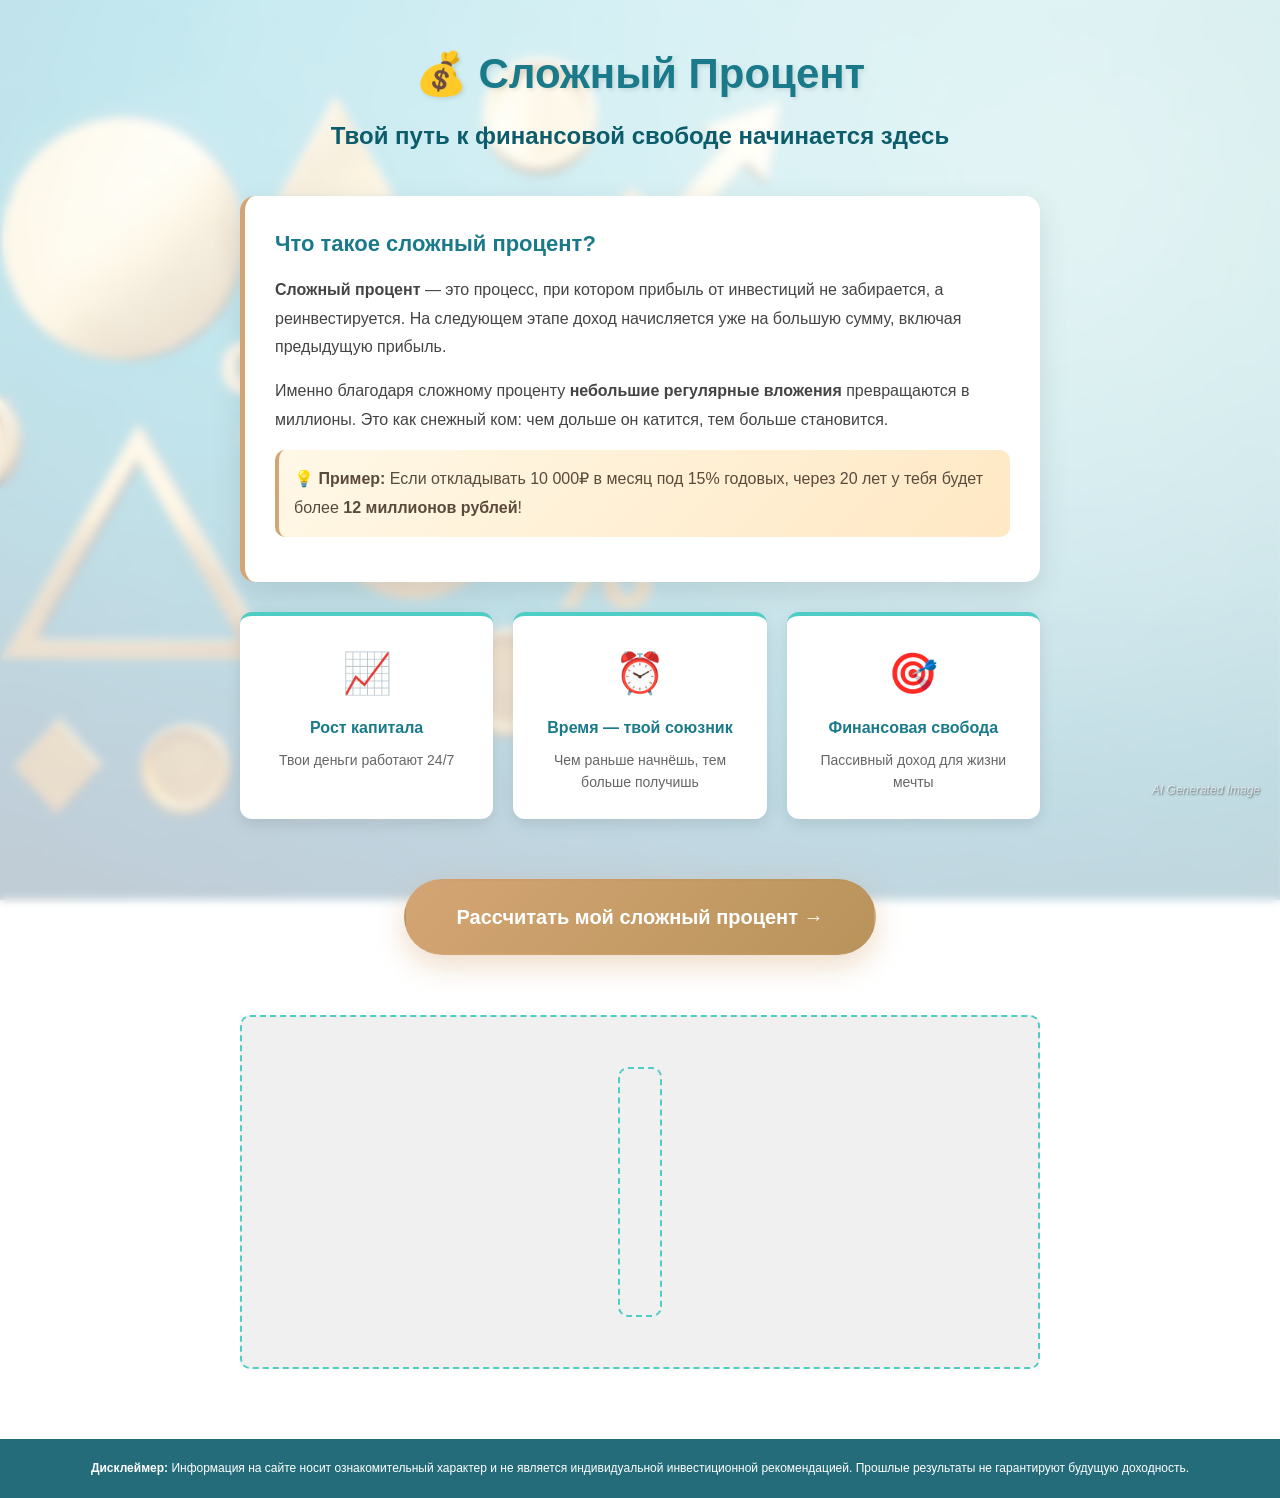
<file: index.html>
<!DOCTYPE html>
<html lang="ru">
<head>
    <!-- Yandex.Metrika counter -->
<script type="text/javascript">
    (function(m,e,t,r,i,k,a){
        m[i]=m[i]||function(){(m[i].a=m[i].a||[]).push(arguments)};
        m[i].l=1*new Date();
        for (var j = 0; j < document.scripts.length; j++) {if (document.scripts[j].src === r) { return; }}
        k=e.createElement(t),a=e.getElementsByTagName(t)[0],k.async=1,k.src=r,a.parentNode.insertBefore(k,a)
    })(window, document,'script','https://mc.yandex.ru/metrika/tag.js?id=109872874', 'ym');

    ym(109872874, 'init', {ssr:true, webvisor:true, clickmap:true, ecommerce:"dataLayer", referrer: document.referrer, url: location.href, accurateTrackBounce:true, trackLinks:true});
</script>
<noscript><div><img src="https://mc.yandex.ru/watch/109872874" style="position:absolute; left:-9999px;" alt="" /></div></noscript>
<!-- /Yandex.Metrika counter -->
    <meta name="yandex-verification" content="4b3bb0019f978360" />
    <meta charset="UTF-8">
    <meta name="viewport" content="width=device-width, initial-scale=1.0">
    <title>Сложный Процент | Калькулятор Инвестиций</title>
  
    <meta name="description" content="Узнай, как работает сложный процент и сколько ты можешь заработать на инвестициях. Бесплатный калькулятор.">
    <link rel="stylesheet" href="style.css">
    <link rel="icon" href="/img/favicon.png">
    <!-- Yandex.RTB -->
<script>window.yaContextCb=window.yaContextCb||[]</script>
<script src="https://yandex.ru/ads/system/context.js" async></script>
</head>
<body class="landing-page">
    <!-- ФОНОВОЕ ИЗОБРАЖЕНИЕ -->
<img src="img/pro.png" alt="Investment Background" class="background-image">

<!-- ВОДЯНОЙ ЗНАК AI -->
<div class="ai-watermark">AI Generated Image</div>
    <div class="landing-container">
        <div class="landing-content">
            <h1>💰 Сложный Процент</h1>
            <h2>Твой путь к финансовой свободе начинается здесь</h2>
            
            <div class="intro-section">
                <h3>Что такое сложный процент?</h3>
                <p>
                    <strong>Сложный процент</strong> — это процесс, при котором прибыль от инвестиций 
                    не забирается, а реинвестируется. На следующем этапе доход начисляется уже 
                    на большую сумму, включая предыдущую прибыль.
                </p>
                <p>
                    Именно благодаря сложному проценту <strong>небольшие регулярные вложения</strong> 
                    превращаются в миллионы. Это как снежный ком: чем дольше он катится, тем больше становится.
                </p>
                <p class="highlight">
                    💡 <strong>Пример:</strong> Если откладывать 10 000₽ в месяц под 15% годовых, 
                    через 20 лет у тебя будет более <strong>12 миллионов рублей</strong>!
                </p>
            </div>

            <div class="benefits">
                <div class="benefit-item">
                    <span class="benefit-icon">📈</span>
                    <h4>Рост капитала</h4>
                    <p>Твои деньги работают 24/7</p>
                </div>
                <div class="benefit-item">
                    <span class="benefit-icon">⏰</span>
                    <h4>Время — твой союзник</h4>
                    <p>Чем раньше начнёшь, тем больше получишь</p>
                </div>
                <div class="benefit-item">
                    <span class="benefit-icon">🎯</span>
                    <h4>Финансовая свобода</h4>
                    <p>Пассивный доход для жизни мечты</p>
                </div>
            </div>

            <!-- КНОПКА ПЕРЕХОДА НА КАЛЬКУЛЯТОР -->
            <a href="calculator.html" class="cta-button-large">
                Рассчитать мой сложный процент →
            </a>

            <!-- МЕСТО ДЛЯ РЕКЛАМЫ ЯНДЕКС РСЯ -->
            <div class="ad-container">
                <div id="yandex-ads-landing" class="yandex-ad-block">
                    <!-- Сюда вставишь код РСЯ -->
                   <div class="ad-container">
    <div id="yandex-ads-landing" class="yandex-ad-block">
        <!-- Yandex.RTB R-A-19450415-1 -->
        <div id="yandex_rtb_R-A-19450415-1"></div>
        <script>
        window.yaContextCb.push(() => {
            Ya.Context.AdvManager.render({
                "blockId": "R-A-19450415-1",
                "renderTo": "yandex_rtb_R-A-19450415-1"
            })
        })
        </script>
    </div>
</div>
                </div>
            </div>
        </div>
    </div>

    <!-- ДИСКЛЕЙМЕР -->
    <footer class="disclaimer-footer">
        <p>
            <strong>Дисклеймер:</strong> Информация на сайте носит ознакомительный характер 
            и не является индивидуальной инвестиционной рекомендацией. 
            Прошлые результаты не гарантируют будущую доходность.
        </p>
    </footer>
</body>
</html>
</file>
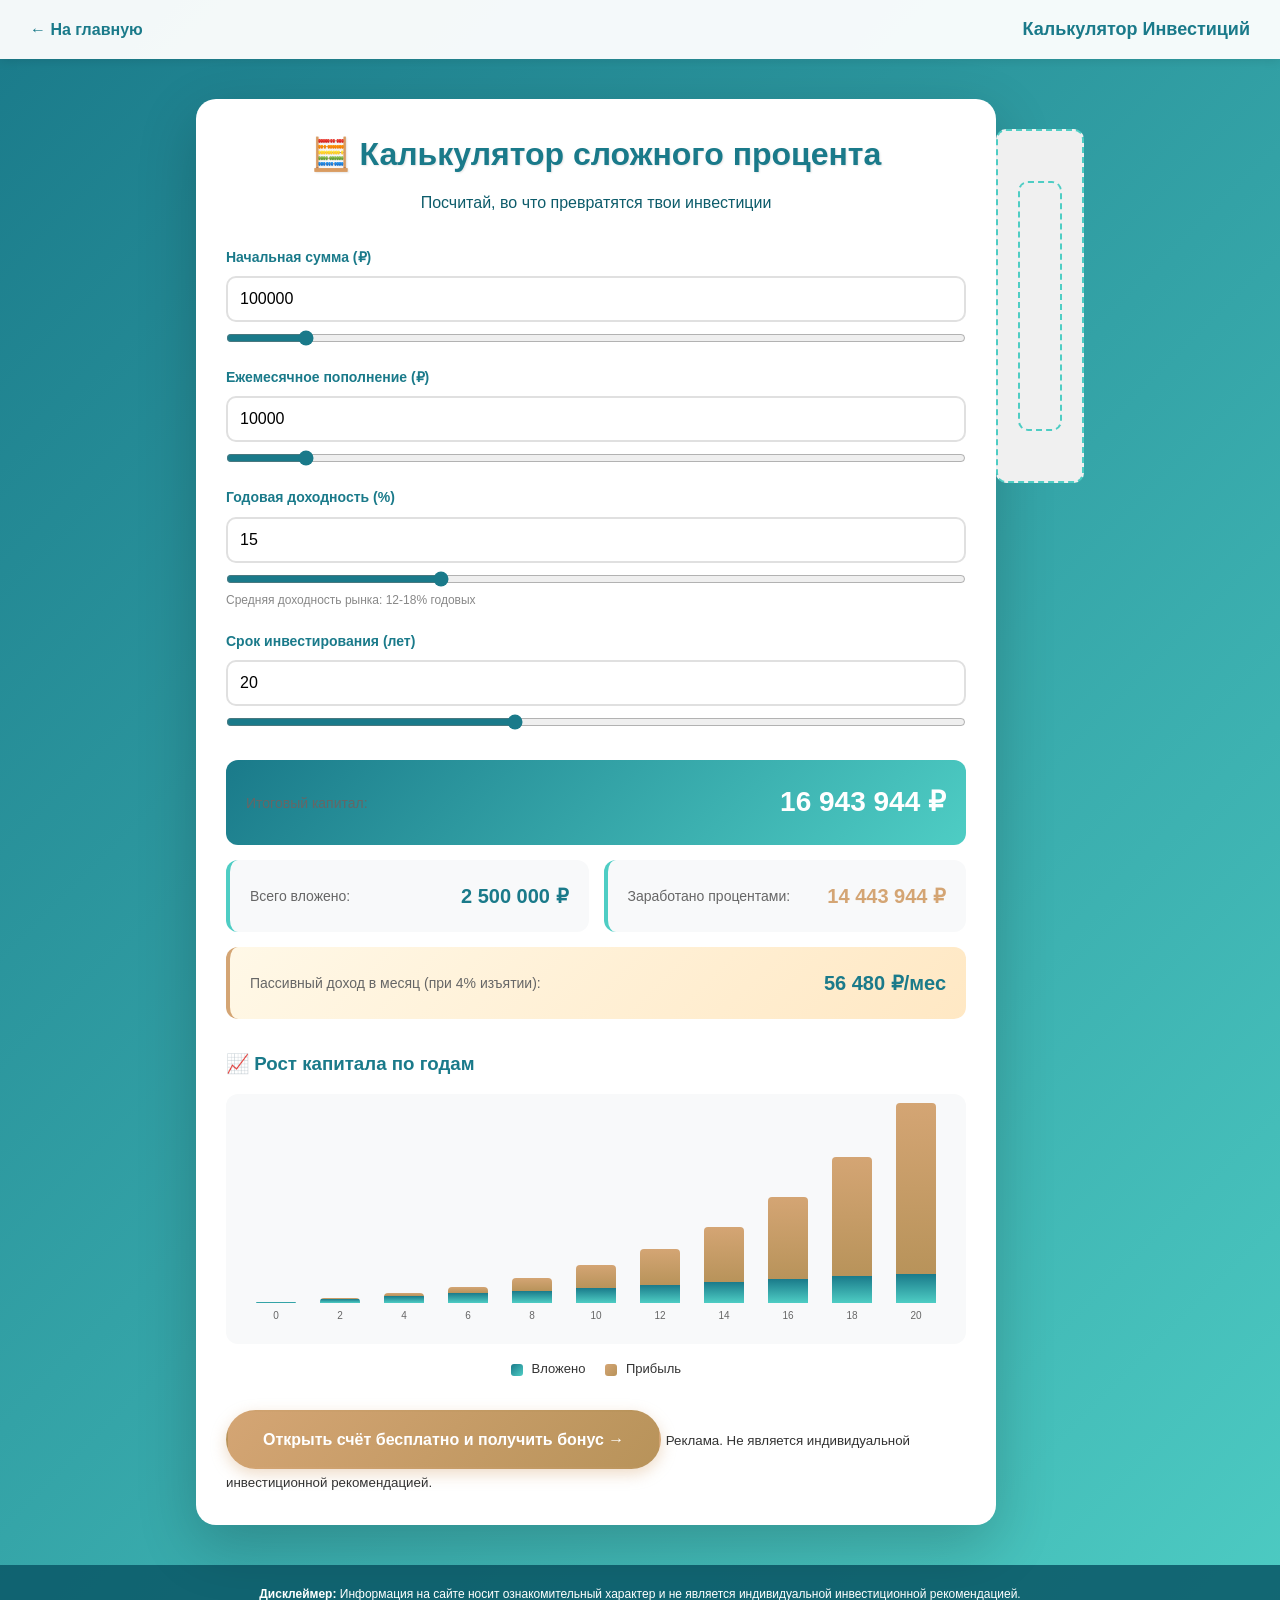
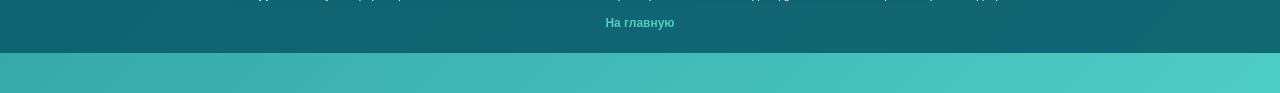
<file: calculator.html>
<!DOCTYPE html>
<html lang="ru">
<head>
    <!-- Yandex.Metrika counter -->
<script type="text/javascript">
    (function(m,e,t,r,i,k,a){
        m[i]=m[i]||function(){(m[i].a=m[i].a||[]).push(arguments)};
        m[i].l=1*new Date();
        for (var j = 0; j < document.scripts.length; j++) {if (document.scripts[j].src === r) { return; }}
        k=e.createElement(t),a=e.getElementsByTagName(t)[0],k.async=1,k.src=r,a.parentNode.insertBefore(k,a)
    })(window, document,'script','https://mc.yandex.ru/metrika/tag.js?id=109872874', 'ym');

    ym(109872874, 'init', {ssr:true, webvisor:true, clickmap:true, ecommerce:"dataLayer", referrer: document.referrer, url: location.href, accurateTrackBounce:true, trackLinks:true});
</script>
<noscript><div><img src="https://mc.yandex.ru/watch/109872874" style="position:absolute; left:-9999px;" alt="" /></div></noscript>
<!-- /Yandex.Metrika counter -->
    <meta charset="UTF-8">
    <meta name="viewport" content="width=device-width, initial-scale=1.0">
    <title>Калькулятор Сложного Процента | Рассчитай свой капитал</title>
  
    <meta name="description" content="Бесплатный калькулятор сложного процента. Узнай, сколько ты заработаешь на инвестициях.">
    <link rel="stylesheet" href="style.css">
    <link rel="icon" href="/img/favicon.png">
    <!-- Yandex.RTB -->
<script>window.yaContextCb=window.yaContextCb||[]</script>
<script src="https://yandex.ru/ads/system/context.js" async></script>
</head>
<body class="calculator-page">
    <!-- НАВИГАЦИЯ -->
    <nav class="navbar">
        <a href="index.html" class="nav-link">← На главную</a>
        <div class="nav-title">Калькулятор Инвестиций</div>
    </nav>

    <div class="calculator-wrapper">
        <div class="calculator-container">
            <header class="calculator-header">
                <h1>🧮 Калькулятор сложного процента</h1>
                <p class="subtitle">Посчитай, во что превратятся твои инвестиции</p>
            </header>

            <!-- ПОЛЯ ВВОДА -->
            <div class="inputs">
                <div class="input-group">
                    <label>Начальная сумма (₽)</label>
                    <input type="number" id="initialAmount" value="100000" min="0" step="10000">
                    <input type="range" id="initialRange" min="0" max="1000000" step="10000" value="100000">
                </div>

                <div class="input-group">
                    <label>Ежемесячное пополнение (₽)</label>
                    <input type="number" id="monthlyAdd" value="10000" min="0" step="1000">
                    <input type="range" id="monthlyRange" min="0" max="100000" step="1000" value="10000">
                </div>

                <div class="input-group">
                    <label>Годовая доходность (%)</label>
                    <input type="number" id="annualRate" value="15" min="1" max="50" step="0.5">
                    <input type="range" id="rateRange" min="1" max="50" step="0.5" value="15">
                    <small>Средняя доходность рынка: 12-18% годовых</small>
                </div>

                <div class="input-group">
                    <label>Срок инвестирования (лет)</label>
                    <input type="number" id="years" value="20" min="1" max="50" step="1">
                    <input type="range" id="yearsRange" min="1" max="50" step="1" value="20">
                </div>
            </div>

            <!-- РЕЗУЛЬТАТЫ -->
            <div class="results">
                <div class="result-card main">
                    <span class="label">Итоговый капитал:</span>
                    <span class="value" id="finalAmount">0 ₽</span>
                </div>
                
                <div class="result-row">
                    <div class="result-card">
                        <span class="label">Всего вложено:</span>
                        <span class="value" id="totalInvested">0 ₽</span>
                    </div>
                    <div class="result-card">
                        <span class="label">Заработано процентами:</span>
                        <span class="value profit" id="totalProfit">0 ₽</span>
                    </div>
                </div>

                <div class="result-card passive">
                    <span class="label">Пассивный доход в месяц (при 4% изъятии):</span>
                    <span class="value" id="passiveIncome">0 ₽</span>
                </div>
            </div>

            <!-- ГРАФИК -->
            <div class="chart-container">
                <h3>📈 Рост капитала по годам</h3>
                <div class="chart" id="chart"></div>
                <div class="chart-legend">
                    <span><span class="legend-color invested"></span> Вложено</span>
                    <span><span class="legend-color profit"></span> Прибыль</span>
                </div>
            </div>
<a href="https://partner-site.ru/ref123" 
   class="cta-button" 
   id="affiliateLink"
   onclick="ym(569335224, 'reachGoal', 'affiliate_click'); return true;">
    Открыть счёт бесплатно и получить бонус →
</a>
                <small>Реклама. Не является индивидуальной инвестиционной рекомендацией.</small>
            </div>

            <!-- МЕСТО ДЛЯ РЕКЛАМЫ ЯНДЕКС РСЯ -->
            <div class="ad-container">
                <div id="yandex-ads-calculator" class="yandex-ad-block">
                    <!-- Сюда вставишь код РСЯ -->
                    <div class="ad-container">
    <div id="yandex-ads-landing" class="yandex-ad-block">
        <!-- Yandex.RTB R-A-19450415-1 -->
        <div id="yandex_rtb_R-A-19450415-1"></div>
        <script>
        window.yaContextCb.push(() => {
            Ya.Context.AdvManager.render({
                "blockId": "R-A-19450415-1",
                "renderTo": "yandex_rtb_R-A-19450415-1"
            })
        })
        </script>
    </div>
</div>
                </div>
            </div>
        </div>
    </div>

    <!-- ДИСКЛЕЙМЕР -->
    <footer class="disclaimer-footer">
        <p>
            <strong>Дисклеймер:</strong> Информация на сайте носит ознакомительный характер 
            и не является индивидуальной инвестиционной рекомендацией.
        </p>
        <p class="footer-links">
            <a href="index.html">На главную</a>
        </p>
    </footer>

    <script src="script.js"></script>
</body>
</html>
</file>
<file: style.css>
* { 
    margin: 0; 
    padding: 0; 
    box-sizing: border-box; 
}

body {
    font-family: -apple-system, BlinkMacSystemFont, 'Segoe UI', Roboto, sans-serif;
    color: #333;
    line-height: 1.6;
}

/* ==================== ЦВЕТОВАЯ ПАЛИТРА ==================== */
/* Основной бирюзовый: #1a7a8a */
/* Тёмный бирюзовый: #0d5c6b */
/* Светлый бирюзовый: #4ecdc4 */
/* Золотой акцент: #d4a574 */
/* Тёмный золотой: #b8935a */

/* ==================== ЛЕНДИНГ (index.html) ==================== */

.landing-page {
    position: relative;
    min-height: 100vh;
}

/* ФОНОВОЕ ИЗОБРАЖЕНИЕ */
.background-image {
    position: fixed;
    top: 0;
    left: 0;
    width: 100%;
    height: 100%;
    object-fit: cover;
    z-index: -1;
}

/* ВОДЯНОЙ ЗНАК AI */
.ai-watermark {
    position: fixed;
    bottom: 100px;
    right: 20px;
    font-size: 12px;
    color: rgba(255, 255, 255, 0.6);
    z-index: 1000;
    font-style: italic;
    text-shadow: 1px 1px 2px rgba(0, 0, 0, 0.5);
}

.landing-container {
    min-height: 100vh;
    display: flex;
    align-items: center;
    justify-content: center;
    padding: 40px 20px;
    background: rgba(255, 255, 255, 0.75);
    backdrop-filter: blur(5px);
}

.landing-content {
    max-width: 800px;
    text-align: center;
}

.landing-content h1 {
    font-size: 42px;
    color: #1a7a8a;
    margin-bottom: 10px;
    text-shadow: 2px 2px 4px rgba(0, 0, 0, 0.1);
    font-weight: 700;
}

.landing-content h2 {
    font-size: 24px;
    color: #0d5c6b;
    margin-bottom: 40px;
    font-weight: 600;
}

.intro-section {
    background: white;
    padding: 30px;
    border-radius: 15px;
    box-shadow: 0 10px 30px rgba(0,0,0,0.1);
    margin-bottom: 30px;
    text-align: left;
    border-left: 5px solid #d4a574;
}

.intro-section h3 {
    color: #1a7a8a;
    margin-bottom: 15px;
    font-size: 22px;
    font-weight: 600;
}

.intro-section p {
    margin-bottom: 15px;
    font-size: 16px;
    line-height: 1.8;
    color: #444;
}

.intro-section .highlight {
    background: linear-gradient(135deg, #fff8e7 0%, #ffe8c4 100%);
    padding: 15px;
    border-radius: 10px;
    border-left: 4px solid #d4a574;
    color: #5a4a3a;
}

.benefits {
    display: grid;
    grid-template-columns: repeat(auto-fit, minmax(200px, 1fr));
    gap: 20px;
    margin: 30px 0;
}

.benefit-item {
    background: white;
    padding: 25px;
    border-radius: 12px;
    box-shadow: 0 5px 15px rgba(0,0,0,0.1);
    border-top: 4px solid #4ecdc4;
    transition: transform 0.3s;
}

.benefit-item:hover {
    transform: translateY(-5px);
}

.benefit-icon {
    font-size: 40px;
    display: block;
    margin-bottom: 10px;
}

.benefit-item h4 {
    color: #1a7a8a;
    margin-bottom: 8px;
    font-weight: 600;
}

.benefit-item p {
    color: #666;
    font-size: 14px;
}

.cta-button-large {
    display: inline-block;
    background: linear-gradient(135deg, #d4a574 0%, #b8935a 100%);
    color: white;
    text-decoration: none;
    padding: 20px 50px;
    border-radius: 50px;
    font-size: 20px;
    font-weight: bold;
    margin: 30px 0;
    transition: transform 0.3s, box-shadow 0.3s;
    box-shadow: 0 10px 30px rgba(212, 165, 116, 0.4);
    border: 2px solid transparent;
}

.cta-button-large:hover {
    transform: translateY(-3px);
    box-shadow: 0 15px 40px rgba(212, 165, 116, 0.5);
    background: linear-gradient(135deg, #b8935a 0%, #d4a574 100%);
}

/* ==================== КАЛЬКУЛЯТОР (calculator.html) ==================== */

.calculator-page {
    background: linear-gradient(135deg, #1a7a8a 0%, #4ecdc4 100%);
    min-height: 100vh;
    padding-bottom: 40px;
}

.navbar {
    background: rgba(255, 255, 255, 0.95);
    padding: 15px 30px;
    display: flex;
    align-items: center;
    justify-content: space-between;
    box-shadow: 0 2px 10px rgba(0,0,0,0.1);
}

.nav-link {
    color: #1a7a8a;
    text-decoration: none;
    font-weight: 600;
    transition: color 0.3s;
}

.nav-link:hover {
    color: #d4a574;
}

.nav-title {
    font-weight: bold;
    color: #1a7a8a;
    font-size: 18px;
}

.calculator-wrapper {
    padding: 40px 20px;
    display: flex;
    justify-content: center;
}

.calculator-container {
    background: white;
    border-radius: 20px;
    padding: 30px;
    box-shadow: 0 20px 60px rgba(0,0,0,0.2);
    max-width: 800px;
    width: 100%;
}

.calculator-header {
    text-align: center;
    margin-bottom: 30px;
}

.calculator-header h1 {
    font-size: 32px;
    color: #1a7a8a;
    margin-bottom: 10px;
    text-shadow: 1px 1px 2px rgba(0, 0, 0, 0.1);
    font-weight: 700;
}

.subtitle {
    color: #0d5c6b;
    font-size: 16px;
    font-weight: 500;
}

.inputs {
    display: grid;
    gap: 20px;
    margin-bottom: 30px;
}

.input-group {
    display: flex;
    flex-direction: column;
}

.input-group label {
    font-weight: 600;
    margin-bottom: 8px;
    font-size: 14px;
    color: #1a7a8a;
}

.input-group input[type="number"] {
    padding: 12px;
    border: 2px solid #e0e0e0;
    border-radius: 10px;
    font-size: 16px;
    margin-bottom: 8px;
    transition: border-color 0.3s;
}

.input-group input[type="number"]:focus {
    outline: none;
    border-color: #4ecdc4;
}

.input-group input[type="range"] {
    width: 100%;
    accent-color: #1a7a8a;
    cursor: pointer;
}

.input-group small {
    color: #888;
    font-size: 12px;
    margin-top: 4px;
}

.results {
    display: grid;
    gap: 15px;
    margin-bottom: 30px;
}

.result-card {
    background: #f8f9fa;
    padding: 20px;
    border-radius: 12px;
    display: flex;
    justify-content: space-between;
    align-items: center;
    border-left: 4px solid #4ecdc4;
}

.result-card.main {
    background: linear-gradient(135deg, #1a7a8a 0%, #4ecdc4 100%);
    color: white;
    border-left: none;
}

.result-card.main .value {
    font-size: 28px;
    color: white;
    font-weight: 700;
}

.result-card.passive {
    background: linear-gradient(135deg, #fff8e7 0%, #ffe8c4 100%);
    border-left: 4px solid #d4a574;
}

.result-row {
    display: grid;
    grid-template-columns: 1fr 1fr;
    gap: 15px;
}

.label {
    font-size: 14px;
    color: #666;
}

.value {
    font-size: 20px;
    font-weight: bold;
    color: #1a7a8a;
}

.value.profit {
    color: #d4a574;
    font-weight: 700;
}

/* ГРАФИК */
.chart-container {
    margin: 30px 0;
}

.chart-container h3 {
    margin-bottom: 15px;
    color: #1a7a8a;
    font-weight: 600;
}

.chart {
    display: flex;
    align-items: flex-end;
    justify-content: space-around;
    height: 250px;
    padding: 20px;
    background: #f8f9fa;
    border-radius: 12px;
    gap: 4px;
}

.chart-bar {
    flex: 1;
    display: flex;
    flex-direction: column;
    align-items: center;
    max-width: 40px;
}

.bar-stack {
    width: 100%;
    display: flex;
    flex-direction: column-reverse;
    border-radius: 4px 4px 0 0;
    overflow: hidden;
}

.bar-invested {
    background: linear-gradient(180deg, #1a7a8a 0%, #4ecdc4 100%);
}

.bar-profit {
    background: linear-gradient(180deg, #d4a574 0%, #b8935a 100%);
}

.bar-label {
    font-size: 10px;
    color: #666;
    margin-top: 5px;
}

.chart-legend {
    display: flex;
    justify-content: center;
    gap: 20px;
    margin-top: 15px;
    font-size: 13px;
}

.legend-color {
    display: inline-block;
    width: 12px;
    height: 12px;
    border-radius: 3px;
    margin-right: 5px;
    vertical-align: middle;
}

.legend-color.invested { 
    background: linear-gradient(135deg, #1a7a8a 0%, #4ecdc4 100%);
}
.legend-color.profit { 
    background: linear-gradient(135deg, #d4a574 0%, #b8935a 100%);
}

/* ПАРТНЁРСКИЙ БЛОК */
.affiliate-block {
    background: linear-gradient(135deg, #fff8e7 0%, #ffe8c4 100%);
    padding: 25px;
    border-radius: 15px;
    text-align: center;
    margin: 30px 0;
    border: 2px solid #d4a574;
}

.affiliate-block h3 {
    margin-bottom: 10px;
    color: #1a7a8a;
    font-weight: 600;
}

.affiliate-block p {
    margin-bottom: 15px;
    color: #555;
}

.cta-button {
    display: inline-block;
    background: linear-gradient(135deg, #d4a574 0%, #b8935a 100%);
    color: white;
    text-decoration: none;
    padding: 15px 35px;
    border-radius: 50px;
    font-weight: bold;
    font-size: 16px;
    transition: transform 0.2s, box-shadow 0.2s;
    box-shadow: 0 5px 15px rgba(212, 165, 116, 0.4);
    border: 2px solid transparent;
}

.cta-button:hover {
    transform: translateY(-2px);
    box-shadow: 0 8px 20px rgba(212, 165, 116, 0.5);
    background: linear-gradient(135deg, #b8935a 0%, #d4a574 100%);
}

.affiliate-block small {
    display: block;
    margin-top: 10px;
    color: #888;
    font-size: 11px;
}

/* РЕКЛАМНЫЙ БЛОК */
.ad-container {
    margin: 30px 0;
    text-align: center;
}

.yandex-ad-block {
    background: #f0f0f0;
    border-radius: 10px;
    padding: 20px;
    min-height: 250px;
    display: flex;
    align-items: center;
    justify-content: center;
    border: 2px dashed #4ecdc4;
}

.ad-placeholder {
    color: #888;
    font-size: 14px;
}

/* ДИСКЛЕЙМЕР */
.disclaimer-footer {
    background: rgba(13, 92, 107, 0.9);
    color: white;
    padding: 20px;
    text-align: center;
    font-size: 12px;
    line-height: 1.6;
}

.footer-links {
    margin-top: 10px;
}

.footer-links a {
    color: #4ecdc4;
    text-decoration: none;
    font-weight: 600;
    transition: color 0.3s;
}

.footer-links a:hover {
    color: #d4a574;
}

/* АДАПТИВНОСТЬ */
@media (max-width: 600px) {
    .landing-content h1 { font-size: 32px; }
    .landing-content h2 { font-size: 18px; }
    .calculator-header h1 { font-size: 24px; }
    .result-row { grid-template-columns: 1fr; }
    .result-card.main .value { font-size: 22px; }
    .chart { height: 200px; }
    .cta-button-large { padding: 15px 30px; font-size: 16px; }
    .navbar { flex-direction: column; gap: 10px; }
}
</file>
